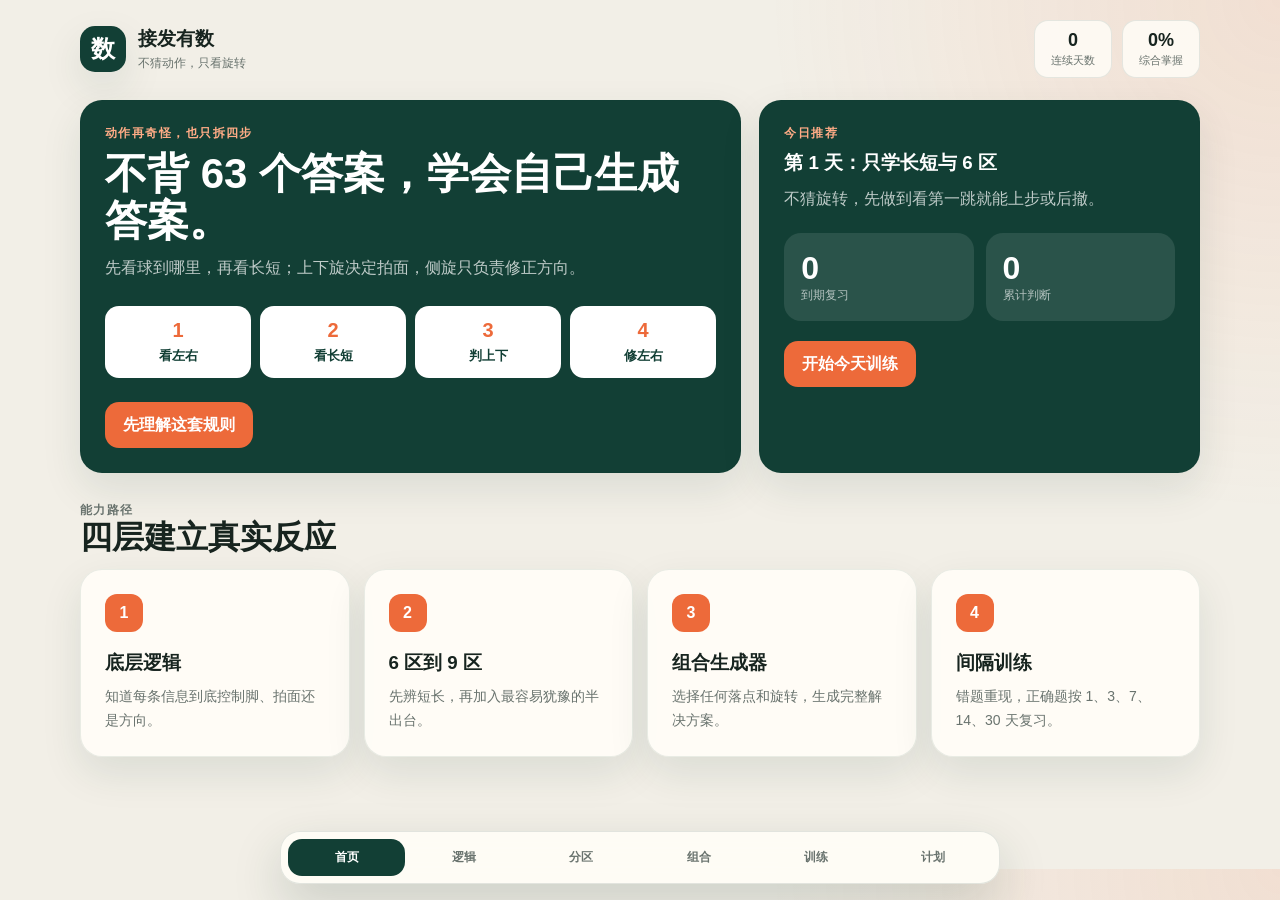
<file: index.html>
<!doctype html>
<html lang="zh-CN">
  <head>
    <meta charset="UTF-8" />
    <meta name="viewport" content="width=device-width, initial-scale=1" />
    <meta name="theme-color" content="#123f35" />
    <meta name="description" content="不猜发球动作名称，用落点、长短、上下旋与侧拐学会乒乓球接发球" />
    <link rel="manifest" href="manifest.webmanifest" />
    <link rel="icon" href="icon.svg" type="image/svg+xml" />
    <link rel="stylesheet" href="styles.css?v=24" />
    <title>接发有数</title>
  </head>
  <body>
    <div class="app-shell">
      <header class="topbar">
        <div class="brand">
          <div class="brand-mark">数</div>
          <div>
            <h1>接发有数</h1>
            <p>不猜动作，只看旋转</p>
          </div>
        </div>
        <div class="header-stats">
          <div class="mini-stat"><strong id="streakCount">0</strong><span>连续天数</span></div>
          <div class="mini-stat"><strong id="masteredCount">0%</strong><span>综合掌握</span></div>
        </div>
      </header>

      <main>
        <section class="view active" id="dashboard">
          <div class="hero">
            <article class="card dark-card">
              <p class="eyebrow">动作再奇怪，也只拆四步</p>
              <h2>不背 63 个答案，学会自己生成答案。</h2>
              <p class="lead">先看球到哪里，再看长短；上下旋决定拍面，侧旋只负责修正方向。</p>
              <div class="formula">
                <div class="formula-step"><b>1</b>看左右</div>
                <div class="formula-step"><b>2</b>看长短</div>
                <div class="formula-step"><b>3</b>判上下</div>
                <div class="formula-step"><b>4</b>修左右</div>
              </div>
              <button class="primary" data-view-target="learn">先理解这套规则</button>
            </article>

            <article class="card dark-card">
              <p class="eyebrow">今日推荐</p>
              <h3 id="recommendedTitle">第 1 天：只学长短与 6 区</h3>
              <p class="lead" id="recommendedCopy">先建立落点坐标。</p>
              <div class="dashboard-stats">
                <div class="big-stat"><strong id="dueCount">0</strong><span>到期复习</span></div>
                <div class="big-stat"><strong id="answerCount">0</strong><span>累计判断</span></div>
              </div>
              <button class="primary" id="continueButton">开始今天训练</button>
            </article>
          </div>

          <div class="section-head">
            <div><p class="eyebrow">能力路径</p><h2>四层建立真实反应</h2></div>
          </div>
          <div class="skill-path">
            <article class="card path-card"><div class="logic-number">1</div><h3>底层逻辑</h3><p>知道每条信息到底控制脚、拍面还是方向。</p></article>
            <article class="card path-card"><div class="logic-number">2</div><h3>6 区到 9 区</h3><p>先辨短长，再加入最容易犹豫的半出台。</p></article>
            <article class="card path-card"><div class="logic-number">3</div><h3>组合生成器</h3><p>选择任何落点和旋转，生成完整解决方案。</p></article>
            <article class="card path-card"><div class="logic-number">4</div><h3>间隔训练</h3><p>错题重现，正确题按 1、3、7、14、30 天复习。</p></article>
          </div>
        </section>

        <section class="view" id="learn">
          <div class="section-head">
            <div><p class="eyebrow">第一层</p><h2>一球只做四个判断</h2></div>
            <p>顺序不能乱。先解决够不够得到，再解决拍面怎么放，最后修正侧旋。</p>
          </div>
          <div class="logic-grid">
            <article class="card logic-card"><div class="logic-number">1</div><h3>落在哪里？</h3><p>反手、中路还是正手，决定身体先移动到哪里。</p></article>
            <article class="card logic-card"><div class="logic-number">2</div><h3>短还是长？</h3><p>短球右脚上步；长球让出挥拍空间；半出台先小调整。</p></article>
            <article class="card logic-card"><div class="logic-number">3</div><h3>上下旋？</h3><p>下旋拍面稍仰，上旋稍压，不转比下旋更向前。</p></article>
            <article class="card logic-card"><div class="logic-number">4</div><h3>向哪边拐？</h3><p>球向左拐就向右瞄一点，向右拐就向左瞄一点。</p></article>
          </div>
          <article class="card rule-card">
            <div class="rule-icon">!</div>
            <div><h3>实战看不清时的保底规则</h3><p class="zone-copy">短球轻搓，长球紧凑挡，统一先回深中路。它不是最终技术，但能让你先摆脱犹豫。</p></div>
          </article>
        </section>

        <section class="view" id="zones">
          <div class="section-head">
            <div><p class="eyebrow">第二层</p><h2>先学 6 区，再升级 9 区</h2></div>
            <div class="segmented">
              <button class="segment-button active" data-zone-mode="6">入门 6 区</button>
              <button class="segment-button" data-zone-mode="9">进阶 9 区</button>
            </div>
          </div>
          <div class="zone-layout">
            <div class="table-stage">
              <span class="net-label">球网 / 对手</span>
              <div id="zoneTable"></div>
              <span class="player-label">你站在这里：左边反手，右边正手</span>
            </div>
            <article class="card zone-detail" id="zoneDetail"></article>
          </div>
          <p class="zone-note">这里的 6 区、9 区是本工具的训练坐标，不是统一的官方编号。近网到端线依次为短、半出台、长。</p>
        </section>

        <section class="view" id="matrix">
          <div class="section-head">
            <div><p class="eyebrow">第三层</p><h2>落点 × 旋转解决方案</h2></div>
            <p>点一个区，再点一种旋转。系统按同一套底层逻辑生成脚步、拍面和战术。</p>
          </div>
          <div class="matrix-layout">
            <div>
              <div class="table-stage">
                <span class="net-label">球网 / 对手</span>
                <div id="matrixZoneTable"></div>
                <span class="player-label">你的第一视角</span>
              </div>
              <div class="spin-selector" id="spinSelector"></div>
            </div>
            <article class="card">
              <div class="solution-head">
                <p class="eyebrow" id="solutionTag">第 1 区</p>
                <h3 id="solutionSpin">反手位短球 × 下旋</h3>
              </div>
              <div class="solution-grid">
                <div class="solution-item"><strong>脚步</strong><p id="solutionFootwork"></p></div>
                <div class="solution-item"><strong>拍面</strong><p id="solutionRacket"></p></div>
                <div class="solution-item"><strong>触球</strong><p id="solutionContact"></p></div>
                <div class="solution-item"><strong>回球落点</strong><p id="solutionPlacement"></p></div>
                <div class="solution-item"><strong>如果你来发</strong><p id="solutionServe"></p></div>
                <div class="solution-item"><strong>常见错误</strong><p id="solutionRisk"></p></div>
              </div>
              <div class="aim-note">
                <strong>不要想“线路”，只看三个落点</strong>
                <div class="aim-demo" aria-label="侧旋修正示意图">
                  <span class="aim-net">对方球台</span>
                  <i class="aim-target left">左</i>
                  <i class="aim-target center">中</i>
                  <i class="aim-target right">右</i>
                  <b class="aim-you">你</b>
                </div>
                <p><strong>例子：</strong>你本来想回到“中”，试接后球却总落到“左”。下一球不要再瞄“中”，改瞄“右”约一个拍宽。侧旋把球带回来后，实际就更接近“中”。</p>
                <p class="aim-rule">回球偏左 → 下一球瞄右；回球偏右 → 下一球瞄左。这里的左右都是你面向球网时看到的左右。</p>
              </div>
            </article>
          </div>
          <section class="serve-ranking">
            <div class="section-head">
              <div><p class="eyebrow">常见训练先验</p><h2>落点与旋转套路</h2></div>
              <p>不管对手用勾手、砍式、反手还是非标准动作，都拆成短或反手长、上下旋和侧拐方向。百分比不是官方比赛统计。</p>
            </div>
            <div class="ranking-summary">
              <div><strong>54%</strong><span>前四类约占一半，优先练</span></div>
              <div><strong>61%</strong><span>以下旋或侧下为主旋转</span></div>
              <div><strong>先判上下</strong><span>不要先猜发球动作名称</span></div>
            </div>
            <div class="serve-ranking-list" id="serveRankingList"></div>
          </section>
        </section>

        <section class="view" id="drill">
          <div class="section-head">
            <div><p class="eyebrow">像驾考宝典一样学习</p><h2>专项题库与模拟考试</h2></div>
            <p>答错看解释并进入错题复习；模拟考试共 20 题。</p>
          </div>
          <div class="drill-modes">
            <button class="segment-button" data-drill-mode="zone">只练落点</button>
            <button class="segment-button" data-drill-mode="spin">只练旋转</button>
            <button class="segment-button active" data-drill-mode="combo">完整组合</button>
            <button class="segment-button" data-drill-mode="serve">发抢套路</button>
            <button class="segment-button" data-drill-mode="exam">模拟考试</button>
          </div>
          <div class="drill-layout">
            <article class="card question-card">
              <div class="exam-progress" id="examProgress" hidden></div>
              <div class="exam-result" id="examResult" hidden></div>
              <div id="questionTable"></div>
              <div class="question-clues" id="questionClues"></div>
              <h3 id="questionText"></h3>
              <div class="answers" id="drillAnswers"></div>
              <div class="feedback" id="drillFeedback"></div>
              <div class="next-row">
                <button class="primary" id="restartExam" hidden>重新考试</button>
                <button class="primary" id="nextDrill" hidden>下一球</button>
              </div>
            </article>
            <aside class="card">
              <p class="eyebrow">当前能力图谱</p>
              <div class="mastery-list">
                <div class="mastery-line"><div class="mastery-label"><strong>落点</strong><span id="mastery-zone-value">0%</span></div><div class="bar"><span id="mastery-zone"></span></div></div>
                <div class="mastery-line"><div class="mastery-label"><strong>旋转</strong><span id="mastery-spin-value">0%</span></div><div class="bar"><span id="mastery-spin"></span></div></div>
                <div class="mastery-line"><div class="mastery-label"><strong>完整组合</strong><span id="mastery-combo-value">0%</span></div><div class="bar"><span id="mastery-combo"></span></div></div>
                <div class="mastery-line"><div class="mastery-label"><strong>发球战术</strong><span id="mastery-serve-value">0%</span></div><div class="bar"><span id="mastery-serve"></span></div></div>
              </div>
            </aside>
          </div>
        </section>

        <section class="view" id="course">
          <div class="section-head">
            <div><p class="eyebrow">七天启动计划</p><h2>每天 20 分钟建立第一轮反应</h2></div>
            <p>这七天是启动，不是假装一周成为高手。目标是比赛中知道自己为什么这样接。</p>
          </div>
          <div class="course-list" id="courseList"></div>
        </section>
      </main>
    </div>

    <nav class="bottom-nav" aria-label="主导航">
      <button class="nav-button active" data-view-target="dashboard">首页</button>
      <button class="nav-button" data-view-target="learn">逻辑</button>
      <button class="nav-button" data-view-target="zones">分区</button>
      <button class="nav-button" data-view-target="matrix">组合</button>
      <button class="nav-button" data-view-target="drill">训练</button>
      <button class="nav-button" data-view-target="course">计划</button>
    </nav>
    <script src="app.js?v=24"></script>
  </body>
</html>
</file>
<file: styles.css>
:root {
  --bg: #f2efe7;
  --paper: #fffdf7;
  --ink: #17241f;
  --muted: #69736e;
  --green: #123f35;
  --green-2: #1f6756;
  --mint: #dcebe4;
  --orange: #ed6a3a;
  --orange-soft: #fde2d6;
  --line: #d9ddd7;
  --shadow: 0 16px 40px rgba(22, 55, 46, 0.1);
  --radius: 22px;
}

* {
  box-sizing: border-box;
}

html {
  scroll-behavior: smooth;
}

body {
  margin: 0;
  color: var(--ink);
  background:
    radial-gradient(circle at 100% 0%, rgba(237, 106, 58, 0.12), transparent 32rem),
    var(--bg);
  font-family: Inter, "PingFang SC", "Microsoft YaHei", sans-serif;
}

button {
  font: inherit;
}

button:focus-visible {
  outline: 3px solid rgba(237, 106, 58, 0.45);
  outline-offset: 3px;
}

.app-shell {
  width: min(1120px, calc(100% - 32px));
  margin: 0 auto;
  padding: 20px 0 112px;
}

.topbar {
  display: flex;
  align-items: center;
  justify-content: space-between;
  gap: 20px;
  margin-bottom: 22px;
}

.brand {
  display: flex;
  align-items: center;
  gap: 12px;
}

.brand-mark {
  display: grid;
  width: 46px;
  height: 46px;
  place-items: center;
  border-radius: 15px;
  color: white;
  background: var(--green);
  font-size: 24px;
  font-weight: 900;
  box-shadow: var(--shadow);
}

.brand h1,
.brand p {
  margin: 0;
}

.brand h1 {
  font-size: 19px;
}

.brand p {
  margin-top: 3px;
  color: var(--muted);
  font-size: 12px;
}

.header-stats {
  display: flex;
  gap: 10px;
}

.mini-stat {
  min-width: 78px;
  padding: 9px 12px;
  border: 1px solid rgba(18, 63, 53, 0.1);
  border-radius: 14px;
  background: rgba(255, 253, 247, 0.84);
  text-align: center;
}

.mini-stat strong,
.mini-stat span {
  display: block;
}

.mini-stat strong {
  font-size: 18px;
}

.mini-stat span {
  margin-top: 2px;
  color: var(--muted);
  font-size: 11px;
}

.view {
  display: none;
  animation: rise 0.28s ease;
}

.view.active {
  display: block;
}

@keyframes rise {
  from {
    opacity: 0;
    transform: translateY(8px);
  }
}

.hero {
  display: grid;
  grid-template-columns: 1.2fr 0.8fr;
  gap: 18px;
}

.card {
  padding: 24px;
  border: 1px solid rgba(18, 63, 53, 0.09);
  border-radius: var(--radius);
  background: rgba(255, 253, 247, 0.94);
  box-shadow: var(--shadow);
}

.dark-card {
  color: white;
  background: var(--green);
}

.eyebrow {
  margin: 0 0 8px;
  color: var(--orange);
  font-size: 12px;
  font-weight: 900;
  letter-spacing: 0.12em;
}

.dark-card .eyebrow {
  color: #ffac86;
}

h2,
h3,
p {
  margin-top: 0;
}

h2 {
  margin-bottom: 10px;
  font-size: clamp(25px, 4vw, 42px);
  line-height: 1.12;
}

h3 {
  margin-bottom: 9px;
}

.lead {
  color: var(--muted);
  line-height: 1.75;
}

.dark-card .lead {
  color: rgba(255, 255, 255, 0.73);
}

.formula {
  display: grid;
  grid-template-columns: repeat(4, 1fr);
  gap: 9px;
  margin: 24px 0;
}

.formula-step {
  padding: 13px 8px;
  border-radius: 14px;
  color: var(--green);
  background: white;
  text-align: center;
  font-size: 13px;
  font-weight: 800;
}

.formula-step b {
  display: block;
  margin-bottom: 5px;
  color: var(--orange);
  font-size: 20px;
}

.primary,
.secondary,
.answer-button,
.segment-button,
.spin-button,
.course-action {
  border: 0;
  cursor: pointer;
}

.primary,
.secondary {
  min-height: 46px;
  padding: 0 18px;
  border-radius: 14px;
  font-weight: 800;
}

.primary {
  color: white;
  background: var(--orange);
}

.secondary {
  color: var(--green);
  background: var(--mint);
}

.dashboard-stats {
  display: grid;
  grid-template-columns: 1fr 1fr;
  gap: 12px;
  margin: 20px 0;
}

.big-stat {
  padding: 17px;
  border-radius: 17px;
  background: rgba(255, 255, 255, 0.1);
}

.big-stat strong,
.big-stat span {
  display: block;
}

.big-stat strong {
  font-size: 32px;
}

.big-stat span {
  color: rgba(255, 255, 255, 0.65);
  font-size: 12px;
}

.section-head {
  display: flex;
  align-items: end;
  justify-content: space-between;
  gap: 16px;
  margin: 28px 0 14px;
}

.section-head h2,
.section-head p {
  margin: 0;
}

.section-head h2 {
  font-size: clamp(23px, 3vw, 32px);
}

.section-head p {
  max-width: 560px;
  color: var(--muted);
  line-height: 1.55;
}

.logic-grid,
.skill-path {
  display: grid;
  grid-template-columns: repeat(4, 1fr);
  gap: 14px;
}

.logic-card,
.path-card {
  min-height: 174px;
}

.logic-number {
  display: grid;
  width: 38px;
  height: 38px;
  margin-bottom: 18px;
  place-items: center;
  border-radius: 12px;
  color: white;
  background: var(--orange);
  font-weight: 900;
}

.logic-card p,
.path-card p,
.zone-copy,
.solution-item p {
  margin-bottom: 0;
  color: var(--muted);
  font-size: 14px;
  line-height: 1.65;
}

.rule-card {
  display: grid;
  grid-template-columns: auto 1fr;
  gap: 18px;
  margin-top: 14px;
  align-items: center;
}

.rule-icon {
  display: grid;
  width: 64px;
  height: 64px;
  place-items: center;
  border-radius: 20px;
  color: var(--orange);
  background: var(--orange-soft);
  font-size: 26px;
  font-weight: 900;
}

.segmented {
  display: inline-flex;
  padding: 4px;
  border-radius: 14px;
  background: #e4e7e1;
}

.segment-button {
  padding: 10px 15px;
  border-radius: 11px;
  color: var(--muted);
  background: transparent;
  font-weight: 800;
}

.segment-button.active {
  color: white;
  background: var(--green);
}

.zone-layout,
.matrix-layout,
.drill-layout {
  display: grid;
  grid-template-columns: minmax(0, 1.08fr) minmax(320px, 0.92fr);
  gap: 18px;
}

.table-stage {
  position: relative;
  min-height: 420px;
  padding: 42px 34px 58px;
  overflow: hidden;
  border-radius: var(--radius);
  color: white;
  background:
    linear-gradient(160deg, rgba(255, 255, 255, 0.07), transparent 50%),
    var(--green);
  box-shadow: var(--shadow);
}

.net-label,
.player-label {
  position: absolute;
  left: 50%;
  transform: translateX(-50%);
  color: rgba(255, 255, 255, 0.65);
  font-size: 11px;
  font-weight: 800;
}

.net-label {
  top: 17px;
}

.player-label {
  bottom: 18px;
}

.zone-table {
  display: grid;
  height: 320px;
  border: 4px solid rgba(255, 255, 255, 0.9);
  border-radius: 3px;
  grid-template-columns: repeat(3, 1fr);
  transform: perspective(850px) rotateX(8deg);
  transform-origin: center bottom;
}

.zone-table.mode-6 {
  grid-template-rows: repeat(2, 1fr);
}

.zone-table.mode-9 {
  grid-template-rows: repeat(3, 1fr);
}

.zone-cell {
  position: relative;
  display: flex;
  flex-direction: column;
  align-items: center;
  justify-content: center;
  gap: 5px;
  border: 1px solid rgba(255, 255, 255, 0.58);
  color: white;
  background: rgba(255, 255, 255, 0.025);
  cursor: pointer;
}

.zone-cell:hover {
  background: rgba(255, 255, 255, 0.1);
}

.zone-cell.selected,
.zone-cell.highlight {
  color: var(--ink);
  background: #ffbc7e;
}

.zone-cell strong {
  font-size: 22px;
}

.zone-cell span {
  font-size: 11px;
  font-weight: 800;
}

.zone-detail h3 {
  font-size: 26px;
}

.detail-badges,
.question-clues {
  display: flex;
  flex-wrap: wrap;
  gap: 8px;
  margin-bottom: 18px;
}

.badge {
  padding: 7px 10px;
  border-radius: 999px;
  color: var(--green);
  background: var(--mint);
  font-size: 12px;
  font-weight: 800;
}

.detail-list,
.solution-grid {
  display: grid;
  gap: 10px;
}

.serve-ranking {
  margin-top: 34px;
}

.ranking-summary {
  display: grid;
  grid-template-columns: repeat(3, 1fr);
  gap: 12px;
  margin-bottom: 14px;
}

.ranking-summary div {
  padding: 18px;
  border-radius: 17px;
  color: white;
  background: var(--green);
}

.ranking-summary strong,
.ranking-summary span {
  display: block;
}

.ranking-summary strong {
  color: #ffae89;
  font-size: 23px;
}

.ranking-summary span {
  margin-top: 5px;
  color: rgba(255, 255, 255, 0.72);
  font-size: 12px;
}

.serve-ranking-list {
  display: grid;
  grid-template-columns: 1fr 1fr;
  gap: 12px;
}

.serve-rank-card {
  position: relative;
  display: grid;
  grid-template-columns: 42px 1fr;
  gap: 13px;
  padding: 18px;
  overflow: hidden;
  border: 1px solid rgba(18, 63, 53, 0.1);
  border-radius: 18px;
  background: var(--paper);
}

.serve-rank-card.priority {
  border-color: rgba(237, 106, 58, 0.42);
}

.rank-number {
  display: grid;
  width: 42px;
  height: 42px;
  place-items: center;
  border-radius: 13px;
  color: white;
  background: var(--green);
  font-weight: 900;
}

.priority .rank-number {
  background: var(--orange);
}

.rank-title {
  display: flex;
  align-items: start;
  justify-content: space-between;
  gap: 10px;
}

.rank-title h3 {
  margin: 0;
  font-size: 17px;
}

.rank-title > span {
  flex: 0 0 auto;
  color: var(--orange);
  font-size: 21px;
  font-weight: 900;
}

.rank-main > p {
  margin: 4px 0 10px;
  color: var(--muted);
  font-size: 12px;
}

.rank-tags {
  display: flex;
  flex-wrap: wrap;
  gap: 7px;
  margin-bottom: 10px;
}

.rank-tags button,
.rank-tags span {
  padding: 6px 9px;
  border: 0;
  border-radius: 999px;
  color: var(--green);
  background: var(--mint);
  font-size: 11px;
  font-weight: 800;
}

.rank-tags button {
  cursor: pointer;
}

.rank-tags button:hover {
  color: white;
  background: var(--orange);
}

.rank-main small {
  color: var(--muted);
  line-height: 1.55;
}

.probability-track {
  position: absolute;
  right: 0;
  bottom: 0;
  left: 0;
  height: 4px;
  background: #e6e8e2;
}

.probability-track i {
  display: block;
  height: 100%;
  background: linear-gradient(90deg, var(--orange), #ffb078);
}

.detail-row,
.solution-item {
  padding: 14px;
  border-radius: 15px;
  background: #f2f4ef;
}

.detail-row strong,
.solution-item strong {
  display: block;
  margin-bottom: 5px;
  color: var(--green);
  font-size: 12px;
}

.zone-note {
  margin-top: 14px;
  color: var(--muted);
  font-size: 12px;
  line-height: 1.6;
}

.spin-selector {
  display: flex;
  flex-wrap: wrap;
  gap: 8px;
  margin: 14px 0 18px;
}

.spin-button {
  padding: 10px 13px;
  border-radius: 12px;
  color: var(--green);
  background: var(--mint);
  font-size: 13px;
  font-weight: 800;
}

.spin-button.active {
  color: white;
  background: var(--orange);
}

.solution-head {
  padding-bottom: 16px;
  border-bottom: 1px solid var(--line);
}

.solution-head h3 {
  margin-bottom: 4px;
  font-size: 27px;
}

.solution-grid {
  grid-template-columns: 1fr 1fr;
  margin-top: 16px;
}

.aim-note {
  margin-top: 14px;
  padding: 15px;
  border-left: 4px solid var(--orange);
  border-radius: 12px;
  background: var(--orange-soft);
}

.aim-note strong {
  color: var(--green);
  font-size: 13px;
}

.aim-note p {
  margin: 5px 0 0;
  color: var(--ink);
  font-size: 13px;
  line-height: 1.65;
}

.aim-demo {
  position: relative;
  height: 150px;
  margin: 12px 0;
  border: 3px solid white;
  border-radius: 4px;
  background: var(--green-2);
}

.aim-net {
  position: absolute;
  top: 8px;
  left: 50%;
  color: rgba(255, 255, 255, 0.72);
  font-size: 11px;
  transform: translateX(-50%);
}

.aim-target {
  position: absolute;
  top: 52px;
  display: grid;
  width: 38px;
  height: 38px;
  place-items: center;
  border: 2px solid white;
  border-radius: 50%;
  color: white;
  background: var(--orange);
  font-size: 12px;
  font-style: normal;
  font-weight: 900;
}

.aim-target.left {
  left: 16%;
}

.aim-target.center {
  left: calc(50% - 19px);
}

.aim-target.right {
  right: 16%;
}

.aim-you {
  position: absolute;
  bottom: 7px;
  left: 50%;
  color: white;
  font-size: 12px;
  transform: translateX(-50%);
}

.aim-rule {
  padding-top: 8px;
  border-top: 1px solid rgba(237, 106, 58, 0.25);
  font-weight: 800;
}

.drill-modes {
  display: flex;
  flex-wrap: wrap;
  gap: 8px;
  margin-bottom: 14px;
}

.question-card h3 {
  font-size: 25px;
  line-height: 1.35;
}

.compact-table {
  height: 230px;
  margin-bottom: 18px;
}

.answers {
  display: grid;
  gap: 9px;
}

.answer-button {
  padding: 14px 15px;
  border: 1px solid var(--line);
  border-radius: 14px;
  color: var(--ink);
  background: white;
  text-align: left;
  line-height: 1.45;
}

.answer-button:hover {
  border-color: var(--green-2);
}

.answer-button.correct {
  border-color: #2d8f69;
  background: #dff3e9;
}

.answer-button.wrong {
  border-color: #c94d36;
  background: #fde4dd;
}

.answer-button:disabled {
  cursor: default;
}

.feedback {
  display: none;
  margin-top: 14px;
  padding: 15px;
  border-radius: 15px;
  color: var(--green);
  background: var(--mint);
  line-height: 1.65;
}

.feedback.visible {
  display: block;
}

.next-row {
  display: flex;
  justify-content: flex-end;
  margin-top: 14px;
}

.mastery-list {
  display: grid;
  gap: 17px;
}

.mastery-line {
  display: grid;
  gap: 7px;
}

.mastery-label {
  display: flex;
  justify-content: space-between;
  color: var(--muted);
  font-size: 13px;
}

.mastery-label strong {
  color: var(--ink);
}

.bar {
  height: 10px;
  overflow: hidden;
  border-radius: 999px;
  background: #e4e7e1;
}

.bar span {
  display: block;
  width: 0;
  height: 100%;
  border-radius: inherit;
  background: linear-gradient(90deg, var(--green-2), var(--orange));
  transition: width 0.3s ease;
}

.course-list {
  display: grid;
  gap: 12px;
}

.course-item {
  display: grid;
  grid-template-columns: 52px 1fr auto;
  gap: 16px;
  align-items: center;
}

.course-day {
  display: grid;
  width: 52px;
  height: 52px;
  place-items: center;
  border-radius: 17px;
  color: white;
  background: var(--green);
  font-weight: 900;
}

.course-item.completed .course-day {
  background: var(--green-2);
}

.course-item h3,
.course-item p {
  margin: 0;
}

.course-item p {
  margin-top: 5px;
  color: var(--muted);
  font-size: 13px;
}

.course-action {
  min-width: 92px;
  padding: 11px 14px;
  border-radius: 12px;
  color: white;
  background: var(--orange);
  font-weight: 800;
}

.course-item.completed .course-action {
  color: var(--green);
  background: var(--mint);
}

.bottom-nav {
  position: fixed;
  z-index: 20;
  right: 50%;
  bottom: 16px;
  display: grid;
  width: min(720px, calc(100% - 24px));
  padding: 7px;
  border: 1px solid rgba(18, 63, 53, 0.12);
  border-radius: 20px;
  background: rgba(255, 253, 247, 0.92);
  box-shadow: 0 20px 50px rgba(22, 55, 46, 0.18);
  backdrop-filter: blur(18px);
  grid-template-columns: repeat(6, 1fr);
  transform: translateX(50%);
}

.nav-button {
  padding: 10px 5px;
  border: 0;
  border-radius: 14px;
  color: var(--muted);
  background: transparent;
  cursor: pointer;
  font-size: 12px;
  font-weight: 800;
}

.nav-button.active {
  color: white;
  background: var(--green);
}

@media (max-width: 860px) {
  .hero,
  .zone-layout,
  .matrix-layout,
  .drill-layout {
    grid-template-columns: 1fr;
  }

  .logic-grid,
  .skill-path {
    grid-template-columns: repeat(2, 1fr);
  }
}

@media (max-width: 620px) {
  .app-shell {
    width: min(100% - 20px, 1120px);
    padding-top: 12px;
  }

  .topbar {
    align-items: flex-start;
  }

  .brand p {
    display: none;
  }

  .header-stats {
    gap: 5px;
  }

  .mini-stat {
    min-width: 58px;
    padding: 8px 7px;
  }

  .card {
    padding: 18px;
    border-radius: 18px;
  }

  .formula,
  .logic-grid,
  .skill-path {
    grid-template-columns: 1fr 1fr;
  }

  .formula-step {
    font-size: 12px;
  }

  .section-head {
    display: block;
  }

  .section-head p {
    margin-top: 8px;
  }

  .table-stage {
    min-height: 350px;
    padding: 38px 14px 52px;
  }

  .zone-table {
    height: 260px;
  }

  .compact-table {
    height: 215px;
  }

  .solution-grid {
    grid-template-columns: 1fr;
  }

  .ranking-summary,
  .serve-ranking-list {
    grid-template-columns: 1fr;
  }

  .course-item {
    grid-template-columns: 45px 1fr;
  }

  .course-day {
    width: 45px;
    height: 45px;
  }

  .course-action {
    grid-column: 1 / -1;
  }

  .bottom-nav {
    bottom: 8px;
    padding: 5px;
    border-radius: 17px;
  }

  .nav-button {
    padding: 9px 2px;
    font-size: 10px;
  }
}
.exam-progress {
  margin-bottom: 14px;
  color: #ed6a3a;
  font-weight: 800;
}

.exam-result {
  display: grid;
  gap: 10px;
  padding: 28px 18px;
  text-align: center;
}

.exam-result strong {
  color: #123f35;
  font-size: 1.35rem;
}

.exam-result span {
  color: #ed6a3a;
  font-size: 1.1rem;
  font-weight: 800;
}
</file>
